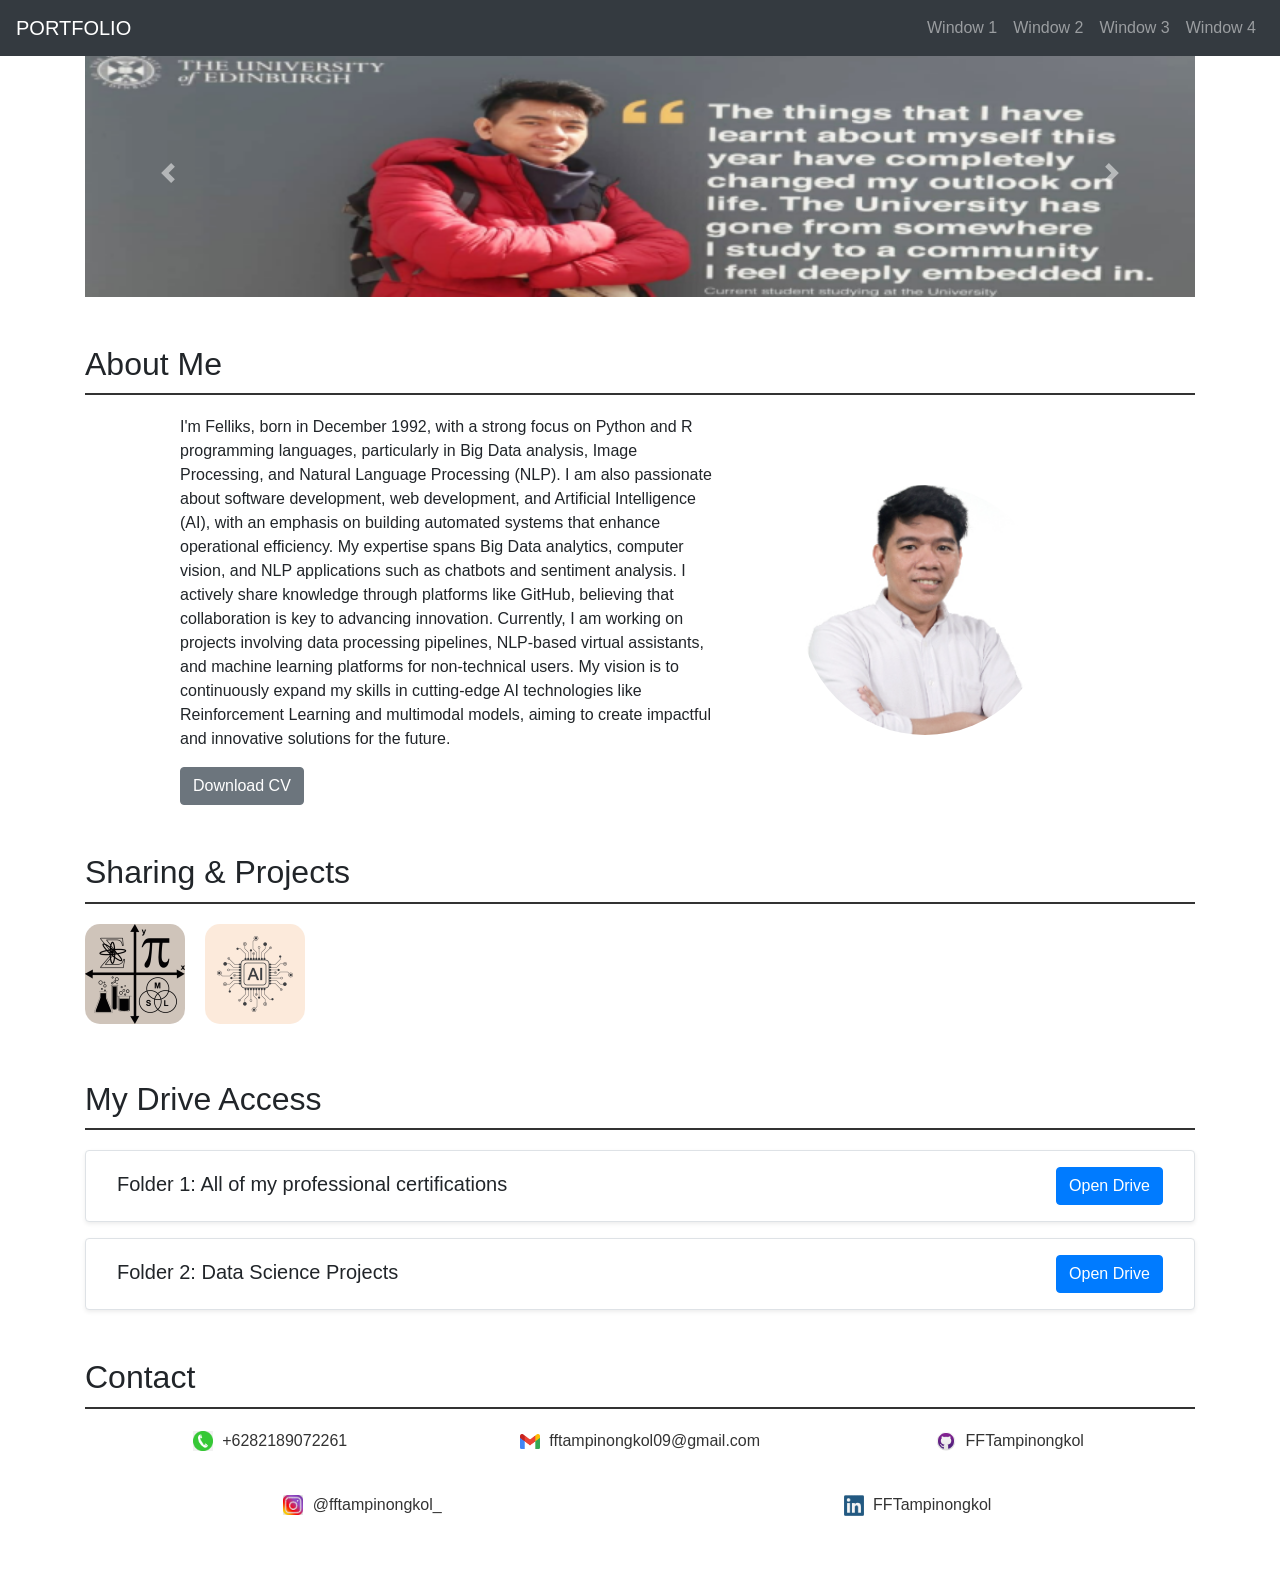
<file: index.html>
<!DOCTYPE html>
<html lang="en">
<head>
    <meta charset="UTF-8">
    <meta name="viewport" content="width=device-width, initial-scale=1.0">
    <title>FFTampinongkol</title>
    <link href="https://stackpath.bootstrapcdn.com/bootstrap/4.5.2/css/bootstrap.min.css" rel="stylesheet">
    <link rel="stylesheet" href="style.css">
</head>
<body>
<nav class="navbar navbar-expand-lg navbar-dark bg-dark fixed-top">
    <a class="navbar-brand" href="#">PORTFOLIO</a>
    <button class="navbar-toggler" type="button" data-toggle="collapse" data-target="#navbarNav" aria-controls="navbarNav" aria-expanded="false" aria-label="Toggle navigation">
        <span class="navbar-toggler-icon"></span>
    </button>
    <div class="collapse navbar-collapse" id="navbarNav">
        <ul class="navbar-nav ml-auto">
            <li class="nav-item"><a class="nav-link" href="#about-me">Window 1</a></li>
            <li class="nav-item"><a class="nav-link" href="#projects">Window 2</a></li>
            <li class="nav-item"><a class="nav-link" href="#certificates">Window 3</a></li>
            <li class="nav-item"><a class="nav-link" href="#contact">Window 4</a></li>
        </ul>
    </div>
</nav>


    <div class="container">

    <section id="slider" class="my-5">
    <div id="carouselExampleIndicators" class="carousel slide" data-ride="carousel">
        <div class="carousel-inner">
            <div class="carousel-item active">
                <img class="d-block w-100" src="banner/b1.png" alt="First slide">
            </div>
            <div class="carousel-item">
                <img class="d-block w-100" src="banner/b2.png" alt="Second slide">
            </div>
            <!-- Tambahkan lebih banyak div.carousel-item jika Anda memiliki lebih banyak gambar -->
        </div>
        <a class="carousel-control-prev" href="#carouselExampleIndicators" role="button" data-slide="prev">
            <span class="carousel-control-prev-icon" aria-hidden="true"></span>
            <span class="sr-only">Previous</span>
        </a>
        <a class="carousel-control-next" href="#carouselExampleIndicators" role="button" data-slide="next">
            <span class="carousel-control-next-icon" aria-hidden="true"></span>
            <span class="sr-only">Next</span>
        </a>
    </div>
</section>


        <section id="about-me" class="my-5">
    <h2>About Me</h2>
    <div class="row justify-content-center">
        <div class="col-md-6 text-left">
            <p>I'm Felliks, born in December 1992, with a strong focus on Python and R programming languages, particularly in Big Data analysis, Image Processing, and Natural Language Processing (NLP). I am also passionate about software development, web development, and Artificial Intelligence (AI), with an emphasis on building automated systems that enhance operational efficiency.
                My expertise spans Big Data analytics, computer vision, and NLP applications such as chatbots and sentiment analysis. I actively share knowledge through platforms like GitHub, believing that collaboration is key to advancing innovation.
                
                Currently, I am working on projects involving data processing pipelines, NLP-based virtual assistants, and machine learning platforms for non-technical users. My vision is to continuously expand my skills in cutting-edge AI technologies like Reinforcement Learning and multimodal models, aiming to create impactful and innovative solutions for the future.
            </p>
            <a href="CV_Felliks_UPDate112024.pdf" download="CV_Felliks.pdf" class="btn btn-secondary">Download CV</a>
        </div>
        <div class="col-md-4 text-center">
            <img src="myprofile.png" class="img-fluid rounded-circle profile-img" alt="Profile Picture">
        </div>
    </div>
</section>

<script>
function togglePhotos(id) {
    var photoContainer = document.getElementById(id);
    if (photoContainer.style.display === "none") {
        photoContainer.style.display = "block";
    } else {
        photoContainer.style.display = "none";
    }
}
</script>

<section id="projects" class="my-5">
    <h2>Sharing & Projects</h2>

<!-- Category Buttons -->
<div class="category-buttons">
    <h3>
        <a class="d-block" data-toggle="collapse" href="#websiteSection" role="button" aria-expanded="false" aria-controls="mlSection">
            <img src="logo_projects/logo_math.png" class="img-fluid logo-projects" alt="Mathematics / Statistics">
        </a>
    </h3>
    <h3>
        <a class="d-block" data-toggle="collapse" href="#mlSection" role="button" aria-expanded="false" aria-controls="websiteSection">
            <img src="logo_projects/logo_ai.png" class="img-fluid logo-projects" alt="Artificial Intelligence / Machine Learning">
        </a>
    </h3>
</div>

<!-- Machine Learning / AI Section -->
<div class="subject-section">
    <div class="collapse" id="mlSection">
        <div class="collapse-inner">
            <div class="row mb-4">
                <div class="col-md-12">
                    <h4>Artificial Intelligence / Machine Learning - Projects</h4>
                    <div class="project-container row">
    <div class="col-md-6">
        <h5>Phishing Link Detection (Random Forest Algorithm)</h5>
        <p>Phishing Link Detection utilizing the Random Forest Algorithm is a pivotal application of machine learning in cybersecurity. By harnessing the power of Random Forest, this project aims to accurately classify URLs as either phishing or legitimate, thus providing a robust defense against fraudulent online activities. Through meticulous feature extraction and model training, it offers a proactive solution to the pervasive threat of phishing scams, enhancing the safety and security of online users worldwide.
        </p>
        <a href="https://github.com/stellavirginiaa/PhishingLink/tree/master" target="_blank">Github</a>
    </div>
    <div class="col-md-6">
        <img src="projects/phishing_streamlit.png" class="img-fluid" alt="Phishing Link Detection">
        <a href="https://phishinglinkdetection.streamlit.app/" target="_blank">Try demo!</a>

    </div>
</div>
<div class="project-container row">
    <div class="col-md-6">
        <h5>Heart Failures Detection (SVM Algorithm)</h5>
        <p>Heart Failure Detection employing the SVM (Support Vector Machine) Algorithm represents a critical advancement in medical diagnosis. By leveraging the capabilities of SVM, this project endeavors to accurately classify instances of heart failure, aiding healthcare professionals in early detection and intervention. Through the analysis of medical datasets and the application of machine learning techniques, the system aims to enhance patient outcomes by providing timely diagnoses and personalized treatment plans. This innovative approach holds the potential to revolutionize cardiovascular healthcare, improving patient care and reducing the burden of heart-related illnesses on individuals and healthcare systems globally.
        </p>
        <a href="https://github.com/stellavirginiaa/HeartFailures" target="_blank">Github</a>

    </div>
    <div class="col-md-6">
        <img src="projects/heart_streamlit.png" class="img-fluid" alt="Heart Failures Detection">
        <a href="https://predictheartfailurestella.streamlit.app/" target="_blank">Try demo!</a>
    </div>
</div>
<div class="project-container row">
    <div class="col-md-6">
        <h5>Fire Detection (Random Forest vs SVM, who's better?!)</h5>
        <p>The Fire Detection project aims to develop an effective system for early fire detection, crucial for preventing disasters and safeguarding lives and property. This project compares the performance of two prominent machine learning algorithms: Random Forest and SVM. By analyzing environmental data and identifying fire indicators, the system strives to provide timely alerts to relevant authorities and individuals. The goal is to determine which algorithm performs best in accurately detecting fires, thereby enhancing safety measures and minimizing the damage caused by fire incidents. This project holds significant potential for improving fire detection technologies, thereby contributing to enhanced public safety and disaster management.</p>
        <a href="https://github.com/stellavirginiaa/FireDetection" target="_blank">Github</a>
    </div>
    <div class="col-md-6">
        <img src="projects/fire_streamlit.png" class="img-fluid" alt="Fire Detection">
        <a href="https://firedetectionstella.streamlit.app/" target="_blank">Try demo!</a>

    </div>
</div>

                </div>
            </div>
        </div>
    </div>
</div>


 <section id="certificates" class="my-5">
    <h2>My Drive Access</h2>
    <div class="container mb-4">
        <!-- Adobe -->
        <div class="row align-items-center border p-3 mb-3 rounded shadow-sm bg-white">
            <div class="col-md-8">
                <!--<h5>Certificates</h5>-->
                <h5 class="mb-1">Folder 1: All of my professional certifications</h5>
            </div>
            <div class="col-md-4 d-flex justify-content-md-end justify-content-center gap-2 mt-3 mt-md-0">
                <!-- https://drive.google.com/drive/folders/1DeYUerNkkRsjxrxg4JgpHQLsmlwW9uuY?usp=sharing -->
                <a href="https://drive.google.com/drive/folders/1DeYUerNkkRsjxrxg4JgpHQLsmlwW9uuY?usp=sharing" target="_blank" class="btn btn-primary">
                    <i class="bi bi-google-drive"></i> Open Drive
                </a>
            </div>
        </div>

        <div class="row align-items-center border p-3 mb-3 rounded shadow-sm bg-white">
            <div class="col-md-8">
                <h5 class="mb-1">Folder 2: Data Science Projects</h5>
            </div>
            <div class="col-md-4 d-flex justify-content-md-end justify-content-center gap-2 mt-3 mt-md-0">
                <a href="https://drive.google.com/drive/folders/10yXa6zFQXpzL8txXigwLSatB1gx6UOBV?usp=sharing" target="_blank" class="btn btn-primary">
                    <i class="bi bi-google-drive"></i> Open Drive
                </a>
            </div>
        </div>
</section>

<script>
    function toggleCertificate(id) {
        var certificateContainer = document.getElementById(id);
        if (certificateContainer.style.display === "none") {
            certificateContainer.style.display = "block";
        } else {
            certificateContainer.style.display = "none";
        }
    }
</script>

<section id="contact" class="my-5">
    <h2>Contact</h2>
    <div class="container">
        <div class="row">
            <!-- Phone -->
            <div class="col-md-4 text-center mb-4 mb-md-0">
                <p style="color: #333;">
                    <img src="images/phone.png" alt="Phone Logo" style="width: 20px; margin-right: 5px;">
                    +6282189072261
                </p>
            </div>
            <!-- Email -->
            <div class="col-md-4 text-center mb-4 mb-md-0">
                <p style="color: #333;">
                    <img src="images/email.png" alt="Email Logo" style="width: 20px; margin-right: 5px;">
                    <a href="mailto:fftampinongkol09@gmail.com" style="color: #333;">fftampinongkol09@gmail.com</a>
                </p>
            </div>
            <!-- GitHub -->
            <div class="col-md-4 text-center">
                <p style="color: #333;">
                    <img src="images/github.png" alt="GitHub Logo" style="width: 20px; margin-right: 5px;">
                    <a href="https://github.com/firstime09" style="color: #333;">FFTampinongkol</a>
                </p>
            </div>
        </div>
        <!-- Add a line break -->
        <div class="row mb-4"></div>
        <div class="row">
            <!-- Instagram -->
            <div class="col-md-6 text-center mb-4 mb-md-0">
                <p style="color: #333;">
                    <img src="images/instagram.png" alt="Instagram Logo" style="width: 20px; margin-right: 5px;">
                    <a href="https://www.instagram.com/fftampinongkol_" style="color: #333;">@fftampinongkol_</a>
                </p>
            </div>
            <!-- Linkedin -->
            <div class="col-md-6 text-center">
                <p style="color: #333;">
                    <img src="images/linkedin.png" alt="Linkedin Logo" style="width: 20px; margin-right: 5px;">
                    <a href="https://www.linkedin.com/in/fftampinongkol-100084174/" style="color: #333;">FFTampinongkol</a>
                </p>
            </div>
        </div>
    </div>
</section>



    <script src="https://code.jquery.com/jquery-3.5.1.slim.min.js"></script>
    <script src="https://cdn.jsdelivr.net/npm/@popperjs/core@2.5.4/dist/umd/popper.min.js"></script>
    <script src="https://stackpath.bootstrapcdn.com/bootstrap/4.5.2/js/bootstrap.min.js"></script>

    <script>
    $(document).ready(function(){
        $('.collapse').on('show.bs.collapse', function () {
            $(this).siblings('h3').find('a').text($(this).siblings('h3').text().trim() + ' (Click to hide)');
        }).on('hide.bs.collapse', function () {
            $(this).siblings('h3').find('a').text($(this).siblings('h3').text().replace(' (Click to hide)', '').trim());
        });
    });
</script>
</body>
</html>
</file>
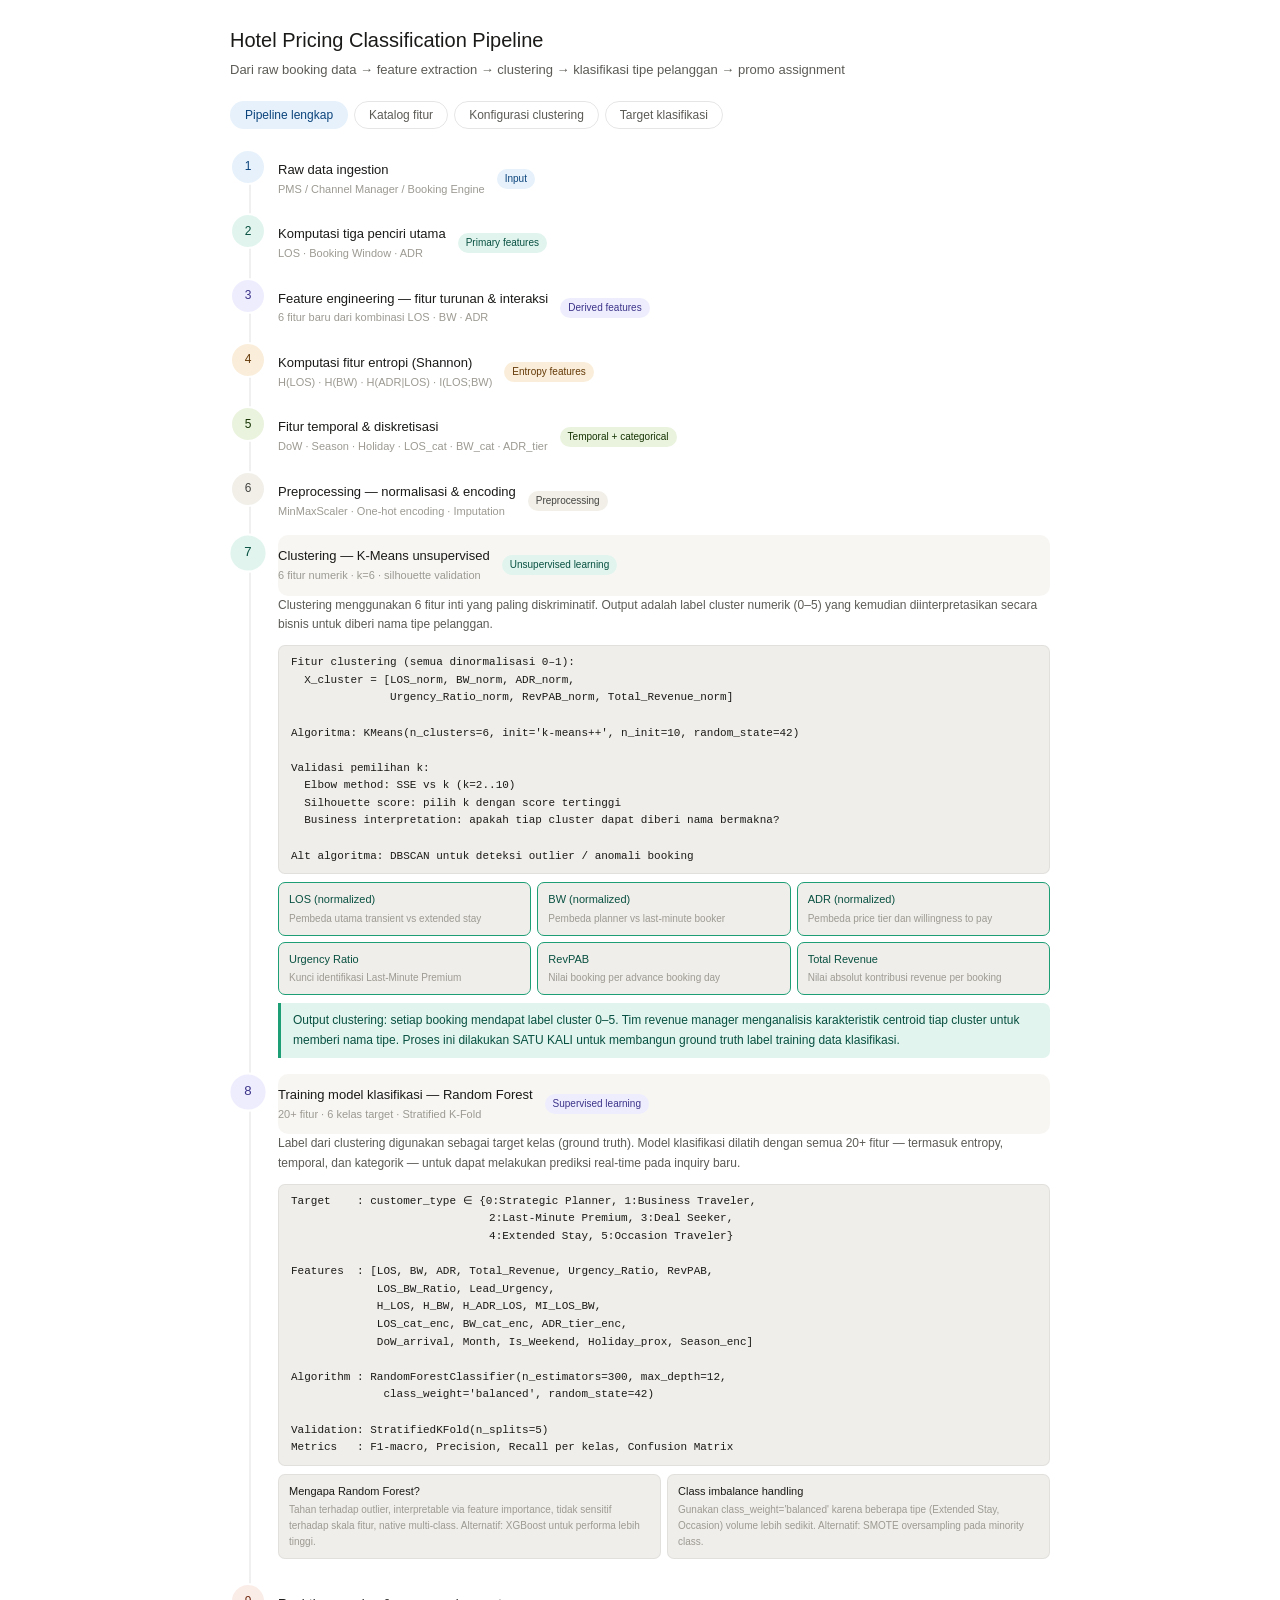
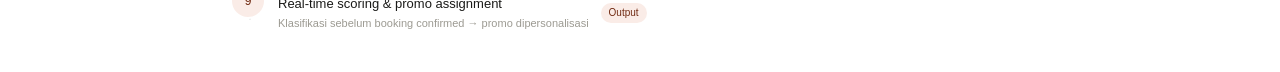
<file: hotel_pipeline.html>
<!DOCTYPE html>
<html lang="id">
<head>
<meta charset="UTF-8">
<meta name="viewport" content="width=device-width, initial-scale=1.0">
<title>Hotel Pricing Classification Pipeline</title>
<style>
*{box-sizing:border-box;margin:0;padding:0}
:root{
  --bg:#ffffff;--bg2:#f7f6f3;--bg3:#f0eeea;
  --txt:#1a1a18;--txt2:#5c5b56;--txt3:#9c9a92;
  --bdr:rgba(0,0,0,0.1);--bdr2:rgba(0,0,0,0.06);
  --teal:#1D9E75;--teal-l:#E1F5EE;--teal-d:#085041;
  --blue:#185FA5;--blue-l:#E6F1FB;--blue-d:#0C447C;
  --purple:#534AB7;--purple-l:#EEEDFE;--purple-d:#3C3489;
  --amber:#BA7517;--amber-l:#FAEEDA;--amber-d:#633806;
  --coral:#993C1D;--coral-l:#FAECE7;--coral-d:#712B13;
  --pink:#993556;--pink-l:#FBEAF0;--pink-d:#72243E;
  --green:#3B6D11;--green-l:#EAF3DE;--green-d:#173404;
  --gray-l:#F1EFE8;--gray-d:#444441;
}
@media(prefers-color-scheme:dark){
  :root{
    --bg:#1c1c1a;--bg2:#252522;--bg3:#2e2e2b;
    --txt:#e8e6df;--txt2:#b4b2a9;--txt3:#73726c;
    --bdr:rgba(255,255,255,0.1);--bdr2:rgba(255,255,255,0.06);
    --teal-l:#04342C;--teal-d:#9FE1CB;
    --blue-l:#042C53;--blue-d:#B5D4F4;
    --purple-l:#26215C;--purple-d:#AFA9EC;
    --amber-l:#412402;--amber-d:#FAC775;
    --coral-l:#4A1B0C;--coral-d:#F5C4B3;
    --pink-l:#4B1528;--pink-d:#F4C0D1;
    --green-l:#173404;--green-d:#C0DD97;
    --gray-l:#2C2C2A;--gray-d:#D3D1C7;
  }
}
body{font-family:-apple-system,BlinkMacSystemFont,'Segoe UI',sans-serif;background:var(--bg);color:var(--txt);font-size:14px;line-height:1.6;padding:24px 20px;max-width:860px;margin:0 auto}
h1{font-size:20px;font-weight:500;margin-bottom:4px}
.sub{font-size:13px;color:var(--txt2);margin-bottom:20px}

/* Tabs */
.tabs{display:flex;gap:6px;margin-bottom:20px;flex-wrap:wrap}
.tab{padding:6px 14px;border:0.5px solid var(--bdr);border-radius:20px;font-size:12px;cursor:pointer;background:transparent;color:var(--txt2);transition:all .2s}
.tab.on{background:var(--blue-l);color:var(--blue-d);border-color:transparent;font-weight:500}
.pnl{display:none}.pnl.on{display:block}

/* Pipeline stepper */
.pipe{position:relative;padding-left:48px}
.pipe-line{position:absolute;left:19px;top:24px;bottom:24px;width:2px;background:var(--bdr2)}
.stage{position:relative;margin-bottom:4px;cursor:pointer}
.stage-head{display:flex;align-items:center;gap:12px;padding:11px 14px 11px 0;border-radius:10px;transition:background .15s}
.stage-head:hover{background:var(--bg2)}
.stage.open .stage-head{background:var(--bg2)}
.stage-num{position:absolute;left:-48px;width:36px;height:36px;border-radius:50%;display:flex;align-items:center;justify-content:center;font-size:12px;font-weight:500;border:2px solid var(--bg);flex-shrink:0;transition:transform .2s}
.stage.open .stage-num{transform:scale(1.1)}
.stage-title{font-size:13px;font-weight:500;color:var(--txt);flex:1}
.stage-badge{font-size:10px;font-weight:500;padding:2px 8px;border-radius:10px;white-space:nowrap}
.stage-body{display:none;padding:0 0 12px 0;margin-left:0}
.stage.open .stage-body{display:block}
.stage-desc{font-size:12px;color:var(--txt2);line-height:1.65;margin-bottom:10px}
.fields{display:grid;grid-template-columns:repeat(auto-fill,minmax(0,1fr));gap:6px;margin-bottom:8px}
.field{background:var(--bg3);border-radius:7px;padding:8px 10px;border:0.5px solid var(--bdr2)}
.field-name{font-size:11px;font-weight:500;color:var(--txt);margin-bottom:2px}
.field-type{font-size:10px;color:var(--txt3)}
.formula{font-family:'SF Mono',Consolas,monospace;font-size:11px;background:var(--bg3);padding:8px 12px;border-radius:7px;color:var(--txt);margin-bottom:8px;white-space:pre-wrap;border:0.5px solid var(--bdr2)}
.pills{display:flex;gap:5px;flex-wrap:wrap;margin-top:6px}
.pill{font-size:10px;padding:2px 7px;border-radius:10px;background:var(--bg3);border:0.5px solid var(--bdr2);color:var(--txt2)}
.note{border-left:3px solid var(--teal);padding:8px 12px;background:var(--teal-l);border-radius:0 7px 7px 0;font-size:12px;color:var(--teal-d);margin-top:8px;line-height:1.6}
.dvd{border:none;border-top:0.5px solid var(--bdr2);margin:12px 0}

/* Feature table */
.tbl-wrap{overflow-x:auto;margin-bottom:16px}
table{width:100%;border-collapse:collapse;font-size:12px}
th{background:var(--bg2);padding:8px 10px;font-weight:500;color:var(--txt);border:0.5px solid var(--bdr2);text-align:left;white-space:nowrap;position:sticky;top:0}
td{padding:6px 10px;border:0.5px solid var(--bdr2);color:var(--txt2);vertical-align:top}
tr:hover td{background:var(--bg2)}
.badge-sm{font-size:10px;font-weight:500;padding:2px 7px;border-radius:10px;white-space:nowrap;display:inline-block}
.yes{background:#E1F5EE;color:#085041}.no{background:var(--gray-l);color:var(--gray-d)}
.imp-bar{display:inline-block;height:5px;border-radius:3px;vertical-align:middle;min-width:4px}

/* Clustering / Classification cards */
.card{background:var(--bg);border:0.5px solid var(--bdr);border-radius:12px;padding:14px 16px;margin-bottom:10px}
.card-title{font-size:13px;font-weight:500;color:var(--txt);margin-bottom:6px;display:flex;align-items:center;gap:8px}
.card-desc{font-size:12px;color:var(--txt2);line-height:1.65;margin-bottom:8px}
.g2{display:grid;grid-template-columns:1fr 1fr;gap:8px}
.g3{display:grid;grid-template-columns:repeat(3,1fr);gap:8px;margin-bottom:10px}
.metric{background:var(--bg2);border-radius:8px;padding:10px 12px}
.metric-val{font-size:18px;font-weight:500;color:var(--txt)}
.metric-lbl{font-size:11px;color:var(--txt3);margin-top:1px}
.type-card{border-radius:10px;border:0.5px solid var(--bdr);padding:11px 13px;cursor:pointer;transition:border-color .15s}
.type-card:hover{border-color:var(--bdr)}
.type-card.sel{border-width:1.5px}
.type-name{font-size:12px;font-weight:500;margin-bottom:3px}
.type-rule{font-family:'SF Mono',Consolas,monospace;font-size:10px;background:var(--bg3);padding:5px 8px;border-radius:5px;color:var(--txt2);margin:5px 0;white-space:pre-wrap}
.feat-sig{display:flex;gap:4px;flex-wrap:wrap;margin-top:5px}
.fs{font-size:10px;padding:2px 6px;border-radius:8px}
.feat-imp-row{display:flex;align-items:center;gap:8px;padding:4px 0;border-bottom:0.5px solid var(--bdr2)}
.feat-imp-row:last-child{border:none}
.feat-imp-name{font-size:12px;color:var(--txt2);flex:1}
.feat-imp-bar-wrap{width:80px;height:5px;border-radius:3px;background:var(--bdr2);flex-shrink:0;overflow:hidden}
.feat-imp-fill{height:5px;border-radius:3px}
.feat-imp-val{font-size:11px;font-weight:500;min-width:30px;text-align:right;color:var(--txt)}

/* Filter buttons */
.filter-row{display:flex;gap:6px;flex-wrap:wrap;margin-bottom:12px}
.fbtn{padding:4px 11px;border:0.5px solid var(--bdr);border-radius:20px;font-size:11px;cursor:pointer;background:transparent;color:var(--txt2)}
.fbtn.on{background:var(--blue-l);color:var(--blue-d);border-color:transparent}

.snd{padding:7px 14px;border:0.5px solid var(--bdr);border-radius:8px;font-size:12px;cursor:pointer;background:transparent;color:var(--txt2);margin-top:10px;transition:background .15s;display:inline-block;margin-right:6px}
.snd:hover{background:var(--bg2)}
</style>
</head>
<body>

<h1>Hotel Pricing Classification Pipeline</h1>
<p class="sub">Dari raw booking data → feature extraction → clustering → klasifikasi tipe pelanggan → promo assignment</p>

<div class="tabs">
  <button class="tab on" onclick="sw(0)">Pipeline lengkap</button>
  <button class="tab" onclick="sw(1)">Katalog fitur</button>
  <button class="tab" onclick="sw(2)">Konfigurasi clustering</button>
  <button class="tab" onclick="sw(3)">Target klasifikasi</button>
</div>

<!-- ══════════════════════ TAB 1: PIPELINE ══════════════════════ -->
<div class="pnl on" id="t0">

<div class="pipe" id="pipe-container">
  <div class="pipe-line"></div>

  <!-- Stage 1 -->
  <div class="stage" onclick="tog(this)">
    <div class="stage-num" style="background:var(--blue-l);color:var(--blue-d);border-color:var(--bg)">1</div>
    <div class="stage-head">
      <div>
        <div class="stage-title">Raw data ingestion</div>
        <div style="font-size:11px;color:var(--txt3)">PMS / Channel Manager / Booking Engine</div>
      </div>
      <span class="stage-badge" style="background:var(--blue-l);color:var(--blue-d)">Input</span>
    </div>
    <div class="stage-body">
      <p class="stage-desc">Sumber data utama adalah Property Management System (PMS) dan channel manager. Setiap baris = satu transaksi pemesanan. Minimal membutuhkan 5 kolom.</p>
      <div class="fields" style="grid-template-columns:repeat(3,1fr)">
        <div class="field"><div class="field-name">booking_date</div><div class="field-type">DATE — tanggal booking dibuat</div></div>
        <div class="field"><div class="field-name">arrival_date</div><div class="field-type">DATE — tanggal check-in</div></div>
        <div class="field"><div class="field-name">departure_date</div><div class="field-type">DATE — tanggal check-out</div></div>
        <div class="field"><div class="field-name">room_revenue</div><div class="field-type">FLOAT — total revenue kamar (IDR)</div></div>
        <div class="field"><div class="field-name">room_type</div><div class="field-type">STRING — kategori kamar</div></div>
        <div class="field"><div class="field-name">booking_channel</div><div class="field-type">STRING — OTA / direct / corporate</div></div>
      </div>
      <div class="note">Data minimal 12 bulan historis untuk menangkap pola musiman. Data 24+ bulan ideal untuk pelatihan model klasifikasi yang robust.</div>
    </div>
  </div>

  <!-- Stage 2 -->
  <div class="stage" onclick="tog(this)">
    <div class="stage-num" style="background:var(--teal-l);color:var(--teal-d);border-color:var(--bg)">2</div>
    <div class="stage-head">
      <div>
        <div class="stage-title">Komputasi tiga penciri utama</div>
        <div style="font-size:11px;color:var(--txt3)">LOS · Booking Window · ADR</div>
      </div>
      <span class="stage-badge" style="background:var(--teal-l);color:var(--teal-d)">Primary features</span>
    </div>
    <div class="stage-body">
      <p class="stage-desc">Tiga penciri ini adalah fondasi seluruh pipeline. Dihitung langsung dari kolom raw data — tidak membutuhkan sumber eksternal.</p>
      <div class="formula">LOS = (departure_date - arrival_date).days
BW  = (arrival_date - booking_date).days
ADR = room_revenue / LOS</div>
      <div class="fields" style="grid-template-columns:repeat(3,1fr)">
        <div class="field" style="border-color:var(--teal)">
          <div class="field-name" style="color:var(--teal-d)">LOS — Length of Stay</div>
          <div class="field-type">Durasi menginap (hari). Range: 1–30+</div>
          <div style="margin-top:5px;font-size:11px;color:var(--txt3)">Transient: 1-2 · Short: 3-5 · Leisure: 6-13 · Extended: 14+</div>
        </div>
        <div class="field" style="border-color:var(--blue)">
          <div class="field-name" style="color:var(--blue-d)">BW — Booking Window</div>
          <div class="field-type">Lead time pemesanan (hari). Range: 0–365</div>
          <div style="margin-top:5px;font-size:11px;color:var(--txt3)">Walk-in: 0-1 · Short: 2-7 · Mid: 8-30 · Long: 31-90 · Ultra: 90+</div>
        </div>
        <div class="field" style="border-color:var(--purple)">
          <div class="field-name" style="color:var(--purple-d)">ADR — Average Daily Revenue</div>
          <div class="field-type">Revenue per malam (IDR). Proxy WTP tamu</div>
          <div style="margin-top:5px;font-size:11px;color:var(--txt3)">Budget: &lt;P25 · Standard: P25-P50 · Premium: P50-P75 · Luxury: &gt;P75</div>
        </div>
      </div>
    </div>
  </div>

  <!-- Stage 3 -->
  <div class="stage" onclick="tog(this)">
    <div class="stage-num" style="background:var(--purple-l);color:var(--purple-d);border-color:var(--bg)">3</div>
    <div class="stage-head">
      <div>
        <div class="stage-title">Feature engineering — fitur turunan & interaksi</div>
        <div style="font-size:11px;color:var(--txt3)">6 fitur baru dari kombinasi LOS · BW · ADR</div>
      </div>
      <span class="stage-badge" style="background:var(--purple-l);color:var(--purple-d)">Derived features</span>
    </div>
    <div class="stage-body">
      <p class="stage-desc">Kombinasi antar penciri menghasilkan sinyal perilaku yang tidak tertangkap oleh masing-masing fitur secara terpisah. Urgency Ratio adalah fitur paling diskriminatif antar tipe pelanggan.</p>
      <div class="formula">Total_Revenue  = ADR × LOS
Urgency_Ratio  = ADR / max(BW, 1)        # WTP vs lead time
RevPAB         = ADR × LOS / max(BW, 1)  # Revenue per Advance Booking day
LOS_BW_Ratio   = LOS / max(BW, 1)        # Stay intensity per booking day
ADR_per_BW     = ADR / max(BW, 1)        # Price urgency per day
Lead_Urgency   = 1 / (1 + exp(-BW / λ)) # λ=14, sigmoid decay urgency score</div>
      <div class="fields" style="grid-template-columns:repeat(2,1fr)">
        <div class="field">
          <div class="field-name">Total Revenue</div>
          <div class="field-type">Nilai absolut per booking. Menangkap kombinasi harga × durasi.</div>
        </div>
        <div class="field">
          <div class="field-name">Urgency Ratio ★</div>
          <div class="field-type">Makin tinggi = makin inelastis terhadap harga. Kunci identifikasi Last-Minute Premium.</div>
        </div>
        <div class="field">
          <div class="field-name">RevPAB</div>
          <div class="field-type">Revenue normalized terhadap waktu booking. Fitur terpenting untuk clustering.</div>
        </div>
        <div class="field">
          <div class="field-name">Lead Urgency</div>
          <div class="field-type">Score 0–1. Mendekati 1 = last-minute. Mendekati 0 = early planner.</div>
        </div>
      </div>
    </div>
  </div>

  <!-- Stage 4 -->
  <div class="stage" onclick="tog(this)">
    <div class="stage-num" style="background:var(--amber-l);color:var(--amber-d);border-color:var(--bg)">4</div>
    <div class="stage-head">
      <div>
        <div class="stage-title">Komputasi fitur entropi (Shannon)</div>
        <div style="font-size:11px;color:var(--txt3)">H(LOS) · H(BW) · H(ADR|LOS) · I(LOS;BW)</div>
      </div>
      <span class="stage-badge" style="background:var(--amber-l);color:var(--amber-d)">Entropy features</span>
    </div>
    <div class="stage-body">
      <p class="stage-desc">Entropi dihitung per segmen (per property, per bulan, per BW bin) menggunakan rolling window 30 hari. Bukan per-booking, melainkan sebagai karakteristik distribusi konteks di mana booking terjadi.</p>
      <div class="formula">H(X)       = -Σ p(xᵢ) × log₂(p(xᵢ))        # Shannon entropy dasar

H_LOS      = H(distribusi LOS dalam rolling window)
H_BW       = H(distribusi BW dalam rolling window)
H_ADR_LOS  = H(ADR, LOS) - H(LOS)             # Conditional entropy
MI_LOS_BW  = H(LOS) + H(BW) - H(LOS, BW)     # Mutual information

# Implementasi Python:
from scipy.stats import entropy
H_BW = entropy(np.histogram(bw_window, bins=5)[0], base=2)</div>
      <div class="fields" style="grid-template-columns:repeat(2,1fr)">
        <div class="field">
          <div class="field-name">H(BW) — booking pattern entropy</div>
          <div class="field-type">Tinggi → pola tak terprediksi → trigger dynamic pricing. Rendah → konsentrasi di satu window → advance discount cukup.</div>
        </div>
        <div class="field">
          <div class="field-name">H(LOS) — stay duration entropy</div>
          <div class="field-type">Tinggi → mix transient + leisure → butuh LOS-based pricing. Rendah → homogen → satu rate structure cukup.</div>
        </div>
        <div class="field">
          <div class="field-name">H(ADR|LOS) — conditional entropy</div>
          <div class="field-type">Rendah → LOS prediktor kuat untuk ADR. Tinggi → perlu fitur tambahan untuk prediksi harga.</div>
        </div>
        <div class="field">
          <div class="field-name">I(LOS;BW) — mutual information</div>
          <div class="field-type">Tinggi → book jauh cenderung stay lama → bundle pricing dan cross-prediction bernilai tinggi.</div>
        </div>
      </div>
      <div class="note">Entropi digunakan sebagai fitur kontekstual dalam klasifikasi — bukan sebagai fitur clustering langsung, karena entropi mengkarakterisasi distribusi, bukan satu booking individual.</div>
    </div>
  </div>

  <!-- Stage 5 -->
  <div class="stage" onclick="tog(this)">
    <div class="stage-num" style="background:var(--green-l);color:var(--green-d);border-color:var(--bg)">5</div>
    <div class="stage-head">
      <div>
        <div class="stage-title">Fitur temporal & diskretisasi</div>
        <div style="font-size:11px;color:var(--txt3)">DoW · Season · Holiday · LOS_cat · BW_cat · ADR_tier</div>
      </div>
      <span class="stage-badge" style="background:var(--green-l);color:var(--green-d)">Temporal + categorical</span>
    </div>
    <div class="stage-body">
      <p class="stage-desc">Fitur waktu menangkap permintaan periodik. Diskretisasi mengubah nilai kontinu menjadi kategori bermakna bisnis yang dikenali model lebih mudah.</p>
      <div class="formula">DoW_arrival     = arrival_date.dayofweek    # 0=Senin, 6=Minggu
Month           = arrival_date.month           # 1–12
Is_Weekend      = 1 if DoW in [5,6] else 0
Holiday_prox    = min(|arrival - holiday| for holiday in calendar)
Season          = {1-3:'Q1', 4-6:'Q2', 7-9:'Q3', 10-12:'Q4'}[month]

LOS_cat = pd.cut(LOS, bins=[0,2,5,13,999], labels=['transient','short','leisure','extended'])
BW_cat  = pd.cut(BW,  bins=[-1,1,7,30,90,999], labels=['walkin','short','mid','long','ultra'])
ADR_tier= pd.qcut(ADR, q=4, labels=['budget','standard','premium','luxury'])</div>
    </div>
  </div>

  <!-- Stage 6 -->
  <div class="stage" onclick="tog(this)">
    <div class="stage-num" style="background:var(--gray-l);color:var(--gray-d);border-color:var(--bg)">6</div>
    <div class="stage-head">
      <div>
        <div class="stage-title">Preprocessing — normalisasi & encoding</div>
        <div style="font-size:11px;color:var(--txt3)">MinMaxScaler · One-hot encoding · Imputation</div>
      </div>
      <span class="stage-badge" style="background:var(--gray-l);color:var(--gray-d)">Preprocessing</span>
    </div>
    <div class="stage-body">
      <p class="stage-desc">Fitur numerik dinormalisasi sebelum clustering (K-Means sensitif terhadap skala). Fitur kategorik diubah ke numerik untuk algoritma ML.</p>
      <div class="formula">Numerical  → MinMaxScaler: x' = (x - x_min) / (x_max - x_min)
Categorical → pd.get_dummies(drop_first=True) # one-hot encoding
Missing     → median imputation (numerical), mode imputation (categorical)
Outlier     → IQR clipping: clip to [Q1 - 1.5*IQR, Q3 + 1.5*IQR]</div>
      <div class="note">Untuk clustering, hanya fitur numerik yang dinormalisasi (LOS, BW, ADR, Urgency_Ratio, RevPAB, Total_Revenue). Untuk klasifikasi, semua 20+ fitur digunakan termasuk one-hot encoded kategorik.</div>
    </div>
  </div>

  <!-- Stage 7 — CLUSTERING -->
  <div class="stage open" onclick="tog(this)">
    <div class="stage-num" style="background:var(--teal-l);color:var(--teal-d);border-color:var(--bg)">7</div>
    <div class="stage-head">
      <div>
        <div class="stage-title">Clustering — K-Means unsupervised</div>
        <div style="font-size:11px;color:var(--txt3)">6 fitur numerik · k=6 · silhouette validation</div>
      </div>
      <span class="stage-badge" style="background:var(--teal-l);color:var(--teal-d)">Unsupervised learning</span>
    </div>
    <div class="stage-body">
      <p class="stage-desc">Clustering menggunakan 6 fitur inti yang paling diskriminatif. Output adalah label cluster numerik (0–5) yang kemudian diinterpretasikan secara bisnis untuk diberi nama tipe pelanggan.</p>
      <div class="formula">Fitur clustering (semua dinormalisasi 0–1):
  X_cluster = [LOS_norm, BW_norm, ADR_norm,
               Urgency_Ratio_norm, RevPAB_norm, Total_Revenue_norm]

Algoritma: KMeans(n_clusters=6, init='k-means++', n_init=10, random_state=42)

Validasi pemilihan k:
  Elbow method: SSE vs k (k=2..10)
  Silhouette score: pilih k dengan score tertinggi
  Business interpretation: apakah tiap cluster dapat diberi nama bermakna?

Alt algoritma: DBSCAN untuk deteksi outlier / anomali booking</div>
      <div class="fields" style="grid-template-columns:repeat(3,1fr)">
        <div class="field" style="border-color:var(--teal)">
          <div class="field-name" style="color:var(--teal-d)">LOS (normalized)</div>
          <div class="field-type">Pembeda utama transient vs extended stay</div>
        </div>
        <div class="field" style="border-color:var(--teal)">
          <div class="field-name" style="color:var(--teal-d)">BW (normalized)</div>
          <div class="field-type">Pembeda planner vs last-minute booker</div>
        </div>
        <div class="field" style="border-color:var(--teal)">
          <div class="field-name" style="color:var(--teal-d)">ADR (normalized)</div>
          <div class="field-type">Pembeda price tier dan willingness to pay</div>
        </div>
        <div class="field" style="border-color:var(--teal)">
          <div class="field-name" style="color:var(--teal-d)">Urgency Ratio</div>
          <div class="field-type">Kunci identifikasi Last-Minute Premium</div>
        </div>
        <div class="field" style="border-color:var(--teal)">
          <div class="field-name" style="color:var(--teal-d)">RevPAB</div>
          <div class="field-type">Nilai booking per advance booking day</div>
        </div>
        <div class="field" style="border-color:var(--teal)">
          <div class="field-name" style="color:var(--teal-d)">Total Revenue</div>
          <div class="field-type">Nilai absolut kontribusi revenue per booking</div>
        </div>
      </div>
      <div class="note">Output clustering: setiap booking mendapat label cluster 0–5. Tim revenue manager menganalisis karakteristik centroid tiap cluster untuk memberi nama tipe. Proses ini dilakukan SATU KALI untuk membangun ground truth label training data klasifikasi.</div>
    </div>
  </div>

  <!-- Stage 8 — CLASSIFICATION -->
  <div class="stage open" onclick="tog(this)">
    <div class="stage-num" style="background:var(--purple-l);color:var(--purple-d);border-color:var(--bg)">8</div>
    <div class="stage-head">
      <div>
        <div class="stage-title">Training model klasifikasi — Random Forest</div>
        <div style="font-size:11px;color:var(--txt3)">20+ fitur · 6 kelas target · Stratified K-Fold</div>
      </div>
      <span class="stage-badge" style="background:var(--purple-l);color:var(--purple-d)">Supervised learning</span>
    </div>
    <div class="stage-body">
      <p class="stage-desc">Label dari clustering digunakan sebagai target kelas (ground truth). Model klasifikasi dilatih dengan semua 20+ fitur — termasuk entropy, temporal, dan kategorik — untuk dapat melakukan prediksi real-time pada inquiry baru.</p>
      <div class="formula">Target    : customer_type ∈ {0:Strategic Planner, 1:Business Traveler,
                              2:Last-Minute Premium, 3:Deal Seeker,
                              4:Extended Stay, 5:Occasion Traveler}

Features  : [LOS, BW, ADR, Total_Revenue, Urgency_Ratio, RevPAB,
             LOS_BW_Ratio, Lead_Urgency,
             H_LOS, H_BW, H_ADR_LOS, MI_LOS_BW,
             LOS_cat_enc, BW_cat_enc, ADR_tier_enc,
             DoW_arrival, Month, Is_Weekend, Holiday_prox, Season_enc]

Algorithm : RandomForestClassifier(n_estimators=300, max_depth=12,
              class_weight='balanced', random_state=42)

Validation: StratifiedKFold(n_splits=5)
Metrics   : F1-macro, Precision, Recall per kelas, Confusion Matrix</div>
      <div class="fields" style="grid-template-columns:repeat(2,1fr)">
        <div class="field">
          <div class="field-name">Mengapa Random Forest?</div>
          <div class="field-type">Tahan terhadap outlier, interpretable via feature importance, tidak sensitif terhadap skala fitur, native multi-class. Alternatif: XGBoost untuk performa lebih tinggi.</div>
        </div>
        <div class="field">
          <div class="field-name">Class imbalance handling</div>
          <div class="field-type">Gunakan class_weight='balanced' karena beberapa tipe (Extended Stay, Occasion) volume lebih sedikit. Alternatif: SMOTE oversampling pada minority class.</div>
        </div>
      </div>
    </div>
  </div>

  <!-- Stage 9 -->
  <div class="stage" onclick="tog(this)">
    <div class="stage-num" style="background:var(--coral-l);color:var(--coral-d);border-color:var(--bg)">9</div>
    <div class="stage-head">
      <div>
        <div class="stage-title">Real-time scoring & promo assignment</div>
        <div style="font-size:11px;color:var(--txt3)">Klasifikasi sebelum booking confirmed → promo dipersonalisasi</div>
      </div>
      <span class="stage-badge" style="background:var(--coral-l);color:var(--coral-d)">Output</span>
    </div>
    <div class="stage-body">
      <p class="stage-desc">Model berjalan real-time saat tamu browsing atau saat inquiry masuk. Output adalah tipe pelanggan + promo yang dikirimkan otomatis via channel yang sesuai.</p>
      <div class="formula">Input  : {BW_realtime, LOS_estimated, ADR_proxy, DoW, Month, ...}
Output : {customer_type, confidence, promo_type, channel, timing}

Expected_Revenue = P(convert | type, promo) × ADR_adj × LOS
Promo_ROI        = (Revenue_uplift - Promo_cost) / Promo_cost</div>
      <div class="note">Feedback loop: setiap booking yang selesai dikembalikan sebagai data training baru. Model diretrain mingguan. Lakukan A/B test (80% treated / 20% control) untuk mengukur incremental uplift secara kausal.</div>
    </div>
  </div>

</div><!-- /pipe -->
</div><!-- /t0 -->

<!-- ══════════════════════ TAB 2: FEATURE CATALOG ══════════════════════ -->
<div class="pnl" id="t1">
  <p style="font-size:16px;font-weight:500;margin-bottom:4px">Katalog lengkap — 20 fitur</p>
  <p style="font-size:13px;color:var(--txt2);margin-bottom:14px">Filter berdasarkan kelompok fitur. Kolom "Cluster" dan "Klasifikasi" menunjukkan apakah fitur digunakan pada masing-masing tahap.</p>
  <div class="filter-row">
    <button class="fbtn on" onclick="filterFeat('all',this)">Semua</button>
    <button class="fbtn" onclick="filterFeat('primary',this)">Primary</button>
    <button class="fbtn" onclick="filterFeat('derived',this)">Derived</button>
    <button class="fbtn" onclick="filterFeat('entropy',this)">Entropy</button>
    <button class="fbtn" onclick="filterFeat('temporal',this)">Temporal</button>
    <button class="fbtn" onclick="filterFeat('categorical',this)">Categorical</button>
  </div>
  <div class="tbl-wrap">
    <table id="feat-table">
      <tr>
        <th>#</th><th>Fitur</th><th>Formula / Nilai</th><th>Kelompok</th>
        <th>Cluster</th><th>Klasifikasi</th><th>Bobot</th><th>Peran & interpretasi</th>
      </tr>
    </table>
  </div>
</div>

<!-- ══════════════════════ TAB 3: CLUSTERING ══════════════════════ -->
<div class="pnl" id="t2">
  <p style="font-size:16px;font-weight:500;margin-bottom:4px">Konfigurasi clustering</p>
  <p style="font-size:13px;color:var(--txt2);margin-bottom:14px">Detail teknis tahap unsupervised learning untuk membentuk label ground truth klasifikasi.</p>

  <div class="g3">
    <div class="metric"><div class="metric-val" style="color:var(--teal)">6</div><div class="metric-lbl">Jumlah cluster (k)</div></div>
    <div class="metric"><div class="metric-val" style="color:var(--blue)">6</div><div class="metric-lbl">Fitur input clustering</div></div>
    <div class="metric"><div class="metric-val" style="color:var(--purple)">K-Means++</div><div class="metric-lbl">Inisialisasi centroid</div></div>
  </div>

  <div class="card">
    <div class="card-title">Fitur clustering — kriteria pemilihan</div>
    <p class="card-desc">Hanya 6 fitur numerik core digunakan untuk clustering. Fitur entropy dan temporal tidak dimasukkan karena bersifat kontekstual (distribusi), bukan karakteristik individual booking.</p>
    <table style="font-size:12px;width:100%">
      <tr><th>Fitur</th><th>Rentang</th><th>Normalisasi</th><th>Alasan dimasukkan</th></tr>
      <tr><td>LOS</td><td>1 – 30+</td><td>MinMax</td><td>Variabel pembeda terkuat antar tipe stay</td></tr>
      <tr><td>BW</td><td>0 – 365</td><td>MinMax</td><td>Variabel pembeda perencanaan vs spontanitas</td></tr>
      <tr><td>ADR</td><td>IDR 200K – 5M+</td><td>MinMax</td><td>Proxy willingness-to-pay dan segmen harga</td></tr>
      <tr><td>Urgency_Ratio</td><td>0.01 – 500+</td><td>Log + MinMax</td><td>Kunci identifikasi Last-Minute Premium, distribusi sangat skewed → log transform dulu</td></tr>
      <tr><td>RevPAB</td><td>0 – 10M+</td><td>Log + MinMax</td><td>Nilai booking per hari advance, kombinasi LOS+BW+ADR</td></tr>
      <tr><td>Total_Revenue</td><td>0 – 50M+</td><td>Log + MinMax</td><td>Nilai absolut kontribusi, membedakan high-value dari volume bookings</td></tr>
    </table>
  </div>

  <div class="card">
    <div class="card-title">Profil centroid yang diharapkan per cluster</div>
    <table style="font-size:12px;width:100%">
      <tr><th>Cluster</th><th>LOS</th><th>BW</th><th>ADR</th><th>Urgency</th><th>Label tipe</th></tr>
      <tr><td>C0</td><td>Tinggi (7-14)</td><td>Sangat tinggi (60+)</td><td>Medium</td><td>Rendah</td><td style="font-weight:500;color:var(--teal-d)">Strategic Planner</td></tr>
      <tr><td>C1</td><td>Rendah (1-2)</td><td>Medium (7-21)</td><td>Tinggi</td><td>Tinggi</td><td style="font-weight:500;color:var(--blue-d)">Business Traveler</td></tr>
      <tr><td>C2</td><td>Rendah-medium</td><td>Sangat rendah (0-3)</td><td>Sangat tinggi</td><td>Sangat tinggi</td><td style="font-weight:500;color:var(--purple-d)">Last-Minute Premium</td></tr>
      <tr><td>C3</td><td>Medium (3-7)</td><td>Medium-tinggi (21-60)</td><td>Rendah</td><td>Rendah</td><td style="font-weight:500;color:var(--amber-d)">Deal Seeker</td></tr>
      <tr><td>C4</td><td>Sangat tinggi (14+)</td><td>Medium (14-45)</td><td>Rendah</td><td>Rendah</td><td style="font-weight:500;color:var(--coral-d)">Extended Stay</td></tr>
      <tr><td>C5</td><td>Medium (2-5)</td><td>Tinggi (30-90)</td><td>Medium-tinggi</td><td>Medium</td><td style="font-weight:500;color:var(--pink-d)">Occasion Traveler</td></tr>
    </table>
  </div>

  <div class="card">
    <div class="card-title">Validasi pemilihan k</div>
    <div class="formula">from sklearn.cluster import KMeans
from sklearn.metrics import silhouette_score

scores = {}
for k in range(2, 11):
    km = KMeans(n_clusters=k, init='k-means++', n_init=10, random_state=42)
    labels = km.fit_predict(X_cluster_scaled)
    scores[k] = silhouette_score(X_cluster_scaled, labels)

# Pilih k dengan silhouette tertinggi yang juga bermakna secara bisnis
# Ekspektasi: k=6 menghasilkan silhouette score > 0.45</div>
  </div>
</div>

<!-- ══════════════════════ TAB 4: CLASSIFICATION TARGET ══════════════════════ -->
<div class="pnl" id="t3">
  <p style="font-size:16px;font-weight:500;margin-bottom:4px">Target kelas klasifikasi — 6 tipe pelanggan</p>
  <p style="font-size:13px;color:var(--txt2);margin-bottom:14px">Klik kartu untuk melihat decision rules, fitur dominan, dan strategi promo per tipe.</p>

  <div style="display:grid;grid-template-columns:repeat(3,1fr);gap:8px;margin-bottom:14px" id="type-grid"></div>

  <div class="card" id="type-detail-box" style="display:none">
    <div style="display:flex;align-items:center;gap:10px;margin-bottom:10px">
      <div style="width:36px;height:36px;border-radius:50%;display:flex;align-items:center;justify-content:center;font-size:16px;flex-shrink:0" id="td-icon"></div>
      <div><div style="font-size:14px;font-weight:500;color:var(--txt)" id="td-name"></div><div style="font-size:12px;color:var(--txt2)" id="td-persona"></div></div>
    </div>
    <div class="g2">
      <div>
        <div style="font-size:12px;font-weight:500;color:var(--txt);margin-bottom:6px">Decision rule (rule-based classifier)</div>
        <div class="formula" id="td-rule"></div>
        <div style="font-size:12px;font-weight:500;color:var(--txt);margin-top:10px;margin-bottom:6px">Fitur dominan (feature importance)</div>
        <div id="td-imps"></div>
      </div>
      <div>
        <div style="font-size:12px;font-weight:500;color:var(--txt);margin-bottom:6px">Distribusi fitur inti</div>
        <div id="td-feats"></div>
        <div style="font-size:12px;font-weight:500;color:var(--txt);margin-top:10px;margin-bottom:5px">Promo optimal</div>
        <div style="background:var(--bg2);border-radius:8px;padding:10px 12px;font-size:12px;color:var(--txt2);line-height:1.6" id="td-promo"></div>
      </div>
    </div>
  </div>

  <div class="dvd"></div>
  <div class="card">
    <div class="card-title">Evaluasi model — metrik yang digunakan</div>
    <div class="formula">Metrik utama: F1-macro (rata-rata F1 semua kelas, tanpa weight volume)
Alasan: kelas imbalanced (Extended Stay lebih sedikit dari Business Traveler)
        F1-macro tidak membiarkan kelas mayoritas mendominasi evaluasi

Target performa:
  F1-macro  ≥ 0.80  (acceptable), ≥ 0.85 (good), ≥ 0.90 (excellent)
  Per kelas : Precision ≥ 0.75, Recall ≥ 0.75

Tambahan:
  Confusion matrix → identifikasi tipe yang sering tertukar
  SHAP values     → interpretasi feature importance per prediksi
  Calibration plot → apakah confidence score terpercaya?</div>
  </div>

  <div style="display:flex;gap:6px;flex-wrap:wrap;margin-top:12px">
    <button class="snd" onclick="alert('Fitur ini membutuhkan koneksi Claude. Gunakan tombol di chat utama.')">Kode Python pipeline lengkap ↗</button>
    <button class="snd" onclick="alert('Fitur ini membutuhkan koneksi Claude. Gunakan tombol di chat utama.')">Desain A/B testing uplift ↗</button>
    <button class="snd" onclick="alert('Fitur ini membutuhkan koneksi Claude. Gunakan tombol di chat utama.')">Rancangan paper penelitian ↗</button>
  </div>
</div>

<script>
// ─── Tab switching ───
function sw(i){
  document.querySelectorAll('.pnl').forEach(p=>p.classList.remove('on'));
  document.querySelectorAll('.tab').forEach(t=>t.classList.remove('on'));
  document.querySelectorAll('.pnl')[i].classList.add('on');
  document.querySelectorAll('.tab')[i].classList.add('on');
}

// ─── Stage toggle ───
function tog(el){
  el.classList.toggle('open');
}

// ─── Feature data ───
const FEATURES=[
  {n:'LOS',f:'departure_date − arrival_date',g:'primary',cl:1,cls:1,imp:95,r:'Variabel pembeda utama — transient vs extended stay. Distribusi sangat skewed ke kanan.'},
  {n:'Booking Window (BW)',f:'arrival_date − booking_date',g:'primary',cl:1,cls:1,imp:93,r:'Pembeda planner vs spontaneous booker. Range 0–365+ hari.'},
  {n:'ADR',f:'room_revenue / LOS',g:'primary',cl:1,cls:1,imp:90,r:'Proxy willingness-to-pay per malam. Perlu log-transform sebelum clustering karena skewed.'},
  {n:'Total Revenue',f:'ADR × LOS',g:'derived',cl:1,cls:1,imp:88,r:'Nilai absolut booking. Membedakan high-value dari volume bookings.'},
  {n:'Urgency Ratio',f:'ADR / max(BW, 1)',g:'derived',cl:1,cls:1,imp:92,r:'Sinyal inelastisitas harga. Sangat tinggi pada Last-Minute Premium. Perlu log-transform.'},
  {n:'RevPAB',f:'ADR × LOS / max(BW, 1)',g:'derived',cl:1,cls:1,imp:87,r:'Revenue per Advance Booking day. Fitur komposit paling informatif untuk clustering.'},
  {n:'LOS-BW Ratio',f:'LOS / max(BW, 1)',g:'derived',cl:0,cls:1,imp:72,r:'Stay intensity per hari advance. Tinggi pada Extended Stay yang book tidak terlalu jauh.'},
  {n:'Lead Urgency',f:'1 / (1 + exp(−BW/14))',g:'derived',cl:0,cls:1,imp:78,r:'Score urgency 0–1 (sigmoid). Mendekati 1 = last-minute. Berguna sebagai fitur klasifikasi.'},
  {n:'H(LOS)',f:'−Σ p(LOS_cat)×log₂(p)',g:'entropy',cl:0,cls:1,imp:65,r:'Entropi distribusi LOS dalam rolling 30d. Konteks keragaman tamu di periode tersebut.'},
  {n:'H(BW)',f:'−Σ p(BW_cat)×log₂(p)',g:'entropy',cl:0,cls:1,imp:70,r:'Entropi pola booking window. Tinggi = dynamic pricing diperlukan. Digunakan sebagai sinyal trigger.'},
  {n:'H(ADR|LOS)',f:'H(ADR,LOS) − H(LOS)',g:'entropy',cl:0,cls:1,imp:60,r:'Seberapa terprediksi ADR bila LOS diketahui. Rendah = LOS prediktor kuat untuk harga.'},
  {n:'I(LOS;BW)',f:'H(LOS)+H(BW)−H(LOS,BW)',g:'entropy',cl:0,cls:1,imp:55,r:'Informasi bersama LOS dan BW. Tinggi = keduanya berkorelasi. Sinyal bundle pricing.'},
  {n:'LOS_cat',f:'cut(LOS,[0,2,5,13,999])',g:'categorical',cl:0,cls:1,imp:75,r:'4 kategori bermakna bisnis: transient, short, leisure, extended. One-hot encoded.'},
  {n:'BW_cat',f:'cut(BW,[-1,1,7,30,90,999])',g:'categorical',cl:0,cls:1,imp:73,r:'5 kategori booking window. Menangkap pola non-linear yang tidak tertangkap BW kontinu.'},
  {n:'ADR_tier',f:'qcut(ADR, q=4)',g:'categorical',cl:0,cls:1,imp:68,r:'4 kuartil harga: budget, standard, premium, luxury. Stabil secara musiman.'},
  {n:'DoW_arrival',f:'arrival_date.dayofweek',g:'temporal',cl:0,cls:1,imp:58,r:'Hari kedatangan. Weekend vs weekday mempengaruhi tipe tamu secara signifikan.'},
  {n:'Month',f:'arrival_date.month',g:'temporal',cl:0,cls:1,imp:62,r:'Bulan kedatangan. Menangkap musiman pariwisata dan bisnis.'},
  {n:'Is_Weekend',f:'1 if DoW in [5,6] else 0',g:'temporal',cl:0,cls:1,imp:50,r:'Binary flag. Leisure traveler dominan saat weekend, business saat weekday.'},
  {n:'Holiday_proximity',f:'min|arrival−holiday|',g:'temporal',cl:0,cls:1,imp:48,r:'Jarak ke hari libur terdekat. Menangkap demand spike event-driven.'},
  {n:'Season',f:'{Q1:1-3, Q2:4-6, Q3:7-9, Q4:10-12}',g:'temporal',cl:0,cls:1,imp:55,r:'Kuartal arrival. Proxy seasonality yang lebih stabil dari bulan individual.'},
];

const TYPE_COLORS=[
  ['#E1F5EE','#085041','🗓️'],['#E6F1FB','#0C447C','💼'],['#EEEDFE','#3C3489','⚡'],
  ['#FAEEDA','#633806','🏷️'],['#FAECE7','#712B13','🏠'],['#FBEAF0','#72243E','💝']
];
const TYPES=[
  {name:'Strategic Planner',persona:'Keluarga / leisure planner, price-conscious',
   rule:'BW > 60\nAND LOS > 6\nAND Urgency_Ratio < 5\nAND ADR_tier IN [standard, premium]',
   imps:[['BW (normalized)',92],['LOS (normalized)',88],['RevPAB',80],['Lead_Urgency',70],['H_BW',55]],
   feats:[['BW','60–120+ hari'],['LOS','7–14 malam'],['ADR','IDR 500K–1.2M'],['Urgency','Rendah (<5)']],
   promo:'Early bird package: diskon 15-20% + breakfast + 1 aktivitas. Kirim via email D-75 hingga D-90. Revenue lever: perpanjang rata-rata LOS.'},
  {name:'Business Traveler',persona:'Eksekutif / corporate, expense account',
   rule:'BW BETWEEN 7 AND 21\nAND LOS <= 2\nAND ADR > P75\nAND booking_channel = "corporate"',
   imps:[['Urgency_Ratio',85],['ADR (normalized)',90],['LOS (normalized)',78],['DoW_arrival',72],['BW (normalized)',65]],
   feats:[['BW','7–21 hari'],['LOS','1–2 malam'],['ADR','> P75 (luxury)'],['DoW','Senin–Kamis']],
   promo:'Loyalty point multiplier 3x + complimentary breakfast. Corporate portal notifikasi. Lever: frekuensi kunjungan 2x → 4x per tahun.'},
  {name:'Last-Minute Premium',persona:'Profesional muda / high-income spontaneous',
   rule:'BW <= 3\nAND Urgency_Ratio > 10\nAND ADR > P75',
   imps:[['Urgency_Ratio',98],['BW (normalized)',95],['Lead_Urgency',88],['ADR (normalized)',82],['RevPAB',75]],
   feats:[['BW','0–3 hari'],['LOS','1–4 malam'],['ADR','Sangat tinggi'],['Urgency','>10 (sangat inelastis)']],
   promo:'Complimentary upgrade + late checkout 2PM — BUKAN diskon harga. Push notif H-3 sampai H-0. Lever: ancillary spend (spa, dining) naik 40%.'},
  {name:'Deal Seeker',persona:'Millennial / gen-Z, OTA-first, price-driven',
   rule:'BW BETWEEN 21 AND 60\nAND H_BW > 0.7\nAND ADR < P50\nAND booking_channel = "OTA"',
   imps:[['H_BW',88],['ADR (normalized)',82],['BW (normalized)',78],['LOS_cat',65],['Total_Revenue',60]],
   feats:[['BW','21–60 hari'],['LOS','3–7 malam'],['ADR','< P50 (budget-standard)'],['H(BW)','Tinggi']],
   promo:'Direct booking incentive 10-15% + flash sale countdown. Email retargeting + display ads. Lever: geser 30% OTA ke direct (hemat komisi 15-20%).'},
  {name:'Extended Stay',persona:'Remote worker / relokasi sementara / medical',
   rule:'LOS > 14\nAND BW BETWEEN 14 AND 45\nAND ADR < P50',
   imps:[['LOS (normalized)',98],['Total_Revenue',85],['LOS_BW_Ratio',80],['LOS_cat',78],['ADR (normalized)',60]],
   feats:[['BW','14–45 hari'],['LOS','14–30+ malam'],['ADR','Rendah (long-stay rate)'],['Total','Tinggi (LOS×ADR)']],
   promo:'Long-stay rate + amenity inclusion (laundry, workspace, dapur mini). Email langsung D-30. Lever: ancillary per malam (laundry, grocery partnership).'},
  {name:'Occasion Traveler',persona:'Pasangan anniversary / honeymoon / ulang tahun',
   rule:'BW BETWEEN 30 AND 90\nAND LOS BETWEEN 2 AND 5\nAND ADR > P50\nAND (Month IN [2,5,12] OR DoW IN [5,6])',
   imps:[['BW (normalized)',78],['Month',75],['ADR (normalized)',72],['DoW_arrival',68],['Holiday_prox',65]],
   feats:[['BW','30–90 hari'],['LOS','2–5 malam'],['ADR','Medium-tinggi'],['Timing','Weekend / event']],
   promo:'Experience package: champagne, dekorasi kamar, couple spa, late checkout. Email curated + Instagram retarget. Lever: upsell room category +25% ADR.'},
];

function buildFeatTable(filter){
  const tb=document.getElementById('feat-table');
  const rows=tb.querySelectorAll('tr:not(:first-child)');
  rows.forEach(r=>r.remove());
  const gmap={primary:'#E6F1FB',derived:'#E1F5EE',entropy:'#FAEEDA',temporal:'#EAF3DE',categorical:'#EEEDFE'};
  const gdmap={primary:'#0C447C',derived:'#085041',entropy:'#633806',temporal:'#27500A',categorical:'#3C3489'};
  FEATURES.filter(f=>filter==='all'||f.g===filter).forEach((f,i)=>{
    const tr=document.createElement('tr');
    const barW=Math.round(f.imp*0.7);
    tr.innerHTML=`<td>${i+1}</td>
      <td style="font-weight:500;color:var(--txt)">${f.n}</td>
      <td><code style="font-size:10px;background:var(--bg3);padding:2px 5px;border-radius:4px">${f.f}</code></td>
      <td><span class="badge-sm" style="background:${gmap[f.g]};color:${gdmap[f.g]}">${f.g}</span></td>
      <td><span class="badge-sm ${f.cl?'yes':'no'}">${f.cl?'✓ Ya':'—'}</span></td>
      <td><span class="badge-sm yes">✓ Ya</span></td>
      <td><div class="imp-bar" style="width:${barW}px;background:${gdmap[f.g]};opacity:0.7"></div> <span style="font-size:11px;color:var(--txt3)">${f.imp}%</span></td>
      <td style="font-size:11px;color:var(--txt3)">${f.r}</td>`;
    tb.appendChild(tr);
  });
}
buildFeatTable('all');

function filterFeat(g,btn){
  document.querySelectorAll('.fbtn').forEach(b=>b.classList.remove('on'));
  btn.classList.add('on');
  buildFeatTable(g);
}

function buildTypeGrid(){
  const g=document.getElementById('type-grid');
  TYPES.forEach((t,i)=>{
    const d=document.createElement('div');
    d.className='type-card';
    d.style.borderColor='var(--bdr)';
    d.innerHTML=`<div style="display:flex;align-items:center;gap:8px;margin-bottom:6px">
      <span style="width:28px;height:28px;border-radius:50%;background:${TYPE_COLORS[i][0]};display:flex;align-items:center;justify-content:center;font-size:14px;flex-shrink:0">${TYPE_COLORS[i][2]}</span>
      <span class="type-name" style="color:${TYPE_COLORS[i][1]}">${t.name}</span>
    </div>
    <div style="font-size:11px;color:var(--txt3)">${t.persona}</div>
    <div class="feat-sig" style="margin-top:6px">${t.feats.slice(0,2).map(f=>`<span class="fs" style="background:${TYPE_COLORS[i][0]};color:${TYPE_COLORS[i][1]}">${f[0]}: ${f[1]}</span>`).join('')}</div>`;
    d.onclick=()=>showType(i,d);
    g.appendChild(d);
  });
}
buildTypeGrid();

function showType(i,el){
  document.querySelectorAll('.type-card').forEach(c=>{c.classList.remove('sel');c.style.borderColor='var(--bdr)'});
  el.classList.add('sel');
  el.style.borderColor=TYPE_COLORS[i][1];
  const t=TYPES[i];
  const box=document.getElementById('type-detail-box');
  box.style.display='block';
  document.getElementById('td-icon').style.background=TYPE_COLORS[i][0];
  document.getElementById('td-icon').textContent=TYPE_COLORS[i][2];
  document.getElementById('td-name').textContent=t.name;
  document.getElementById('td-persona').textContent=t.persona;
  document.getElementById('td-rule').textContent=t.rule;
  document.getElementById('td-imps').innerHTML=t.imps.map(([name,val])=>`
    <div class="feat-imp-row">
      <span class="feat-imp-name">${name}</span>
      <div class="feat-imp-bar-wrap"><div class="feat-imp-fill" style="width:${val}%;background:${TYPE_COLORS[i][1]}"></div></div>
      <span class="feat-imp-val">${val}%</span>
    </div>`).join('');
  document.getElementById('td-feats').innerHTML=t.feats.map(([k,v])=>`
    <div style="display:flex;justify-content:space-between;padding:4px 0;border-bottom:0.5px solid var(--bdr2);font-size:12px">
      <span style="color:var(--txt3)">${k}</span>
      <span style="font-weight:500;color:var(--txt)">${v}</span>
    </div>`).join('');
  document.getElementById('td-promo').textContent=t.promo;
}
</script>
</body>
</html>
</file>
<file: style.css>
body {
  font-family: Arial, sans-serif;
  margin-bottom: 60px;
}

.navbar {
  margin-bottom: 0px;
}

section {
  padding: 0px 0;
}

section h2 {
  border-bottom: 2px solid #333;
  padding-bottom: 10px;
  margin-bottom: 20px;
}

.profile-img {
  width: 250px; /* Ubah ukuran gambar profile menjadi 150px */
  height: 250px;
  object-fit: cover;
}

.project-img {
  height: 100px; /* Batasi tinggi gambar proyek */
  object-fit: cover;
}

.card {
  border: none;
}

.card img {
  height: 200px;
  object-fit: cover;
}

.text-left {
  text-align: left;
}

@media (min-width: 768px) {
  #about-me .row {
    display: flex;
    align-items: center;
  }
}

.container.d-flex.flex-wrap img {
  width: 100px; /* Ubah ukuran gambar keterampilan menjadi 100px */
  height: 100px;
  margin-right: 10px;
  margin-bottom: 10px;
}

.blur-effect {
  filter: blur(5px);
  transition: filter 0.5s;
}

.photo-container img {
  transition: filter 0.5s;
  width: 100%;
  height: auto;
}

.photo-container .col-12,
.photo-container .col-6,
.photo-container .col-4 {
  padding: 0 8px; /* Atur margin horizontal antar gambar */
}

.photo-container .row {
  margin: 0; /* Hapus margin dari row */
}

.photo-container:hover {
  filter: blur(0);
}

/* CSS tambahan untuk mengatur gambar dalam dua kolom */
.photo-container .col-6,
.photo-container .col-4 {
  padding: 0 8px; /* Atur margin horizontal antar gambar */
}

.photo-container .row {
  margin: 0; /* Hapus margin dari row */
}
.collapse-horizontal {
  position: relative;
  width: 100%;
  height: 100%;
  display: flex;
}
.collapse-horizontal .collapse-inner {
  overflow: hidden;
  flex: 0 0 auto;
  transition: flex-basis 0.3s ease;
}
.collapse-horizontal.collapsing .collapse-inner {
  flex-basis: 0;
}
.collapse-horizontal.show .collapse-inner {
  flex-basis: 100%;
}
.subject-section h3 a {
  color: black;
  font-size: 0.9em;
}
.subject-section h4 {
  color: black;
  font-size: 0.9em;
}
.subject-section p {
  color: black;
  font-size: 0.8em;
}
.category-buttons {
  display: flex;
  justify-content: flex-start;
  margin-bottom: 20px;
}
.category-buttons h3 a {
  color: black;
  margin-right: 20px;
}
.collapse-inner {
  padding-top: 10px;
}

.logo-projects {
  border-radius: 15px; /* Adjust the value to achieve the desired roundness */
}
</file>
